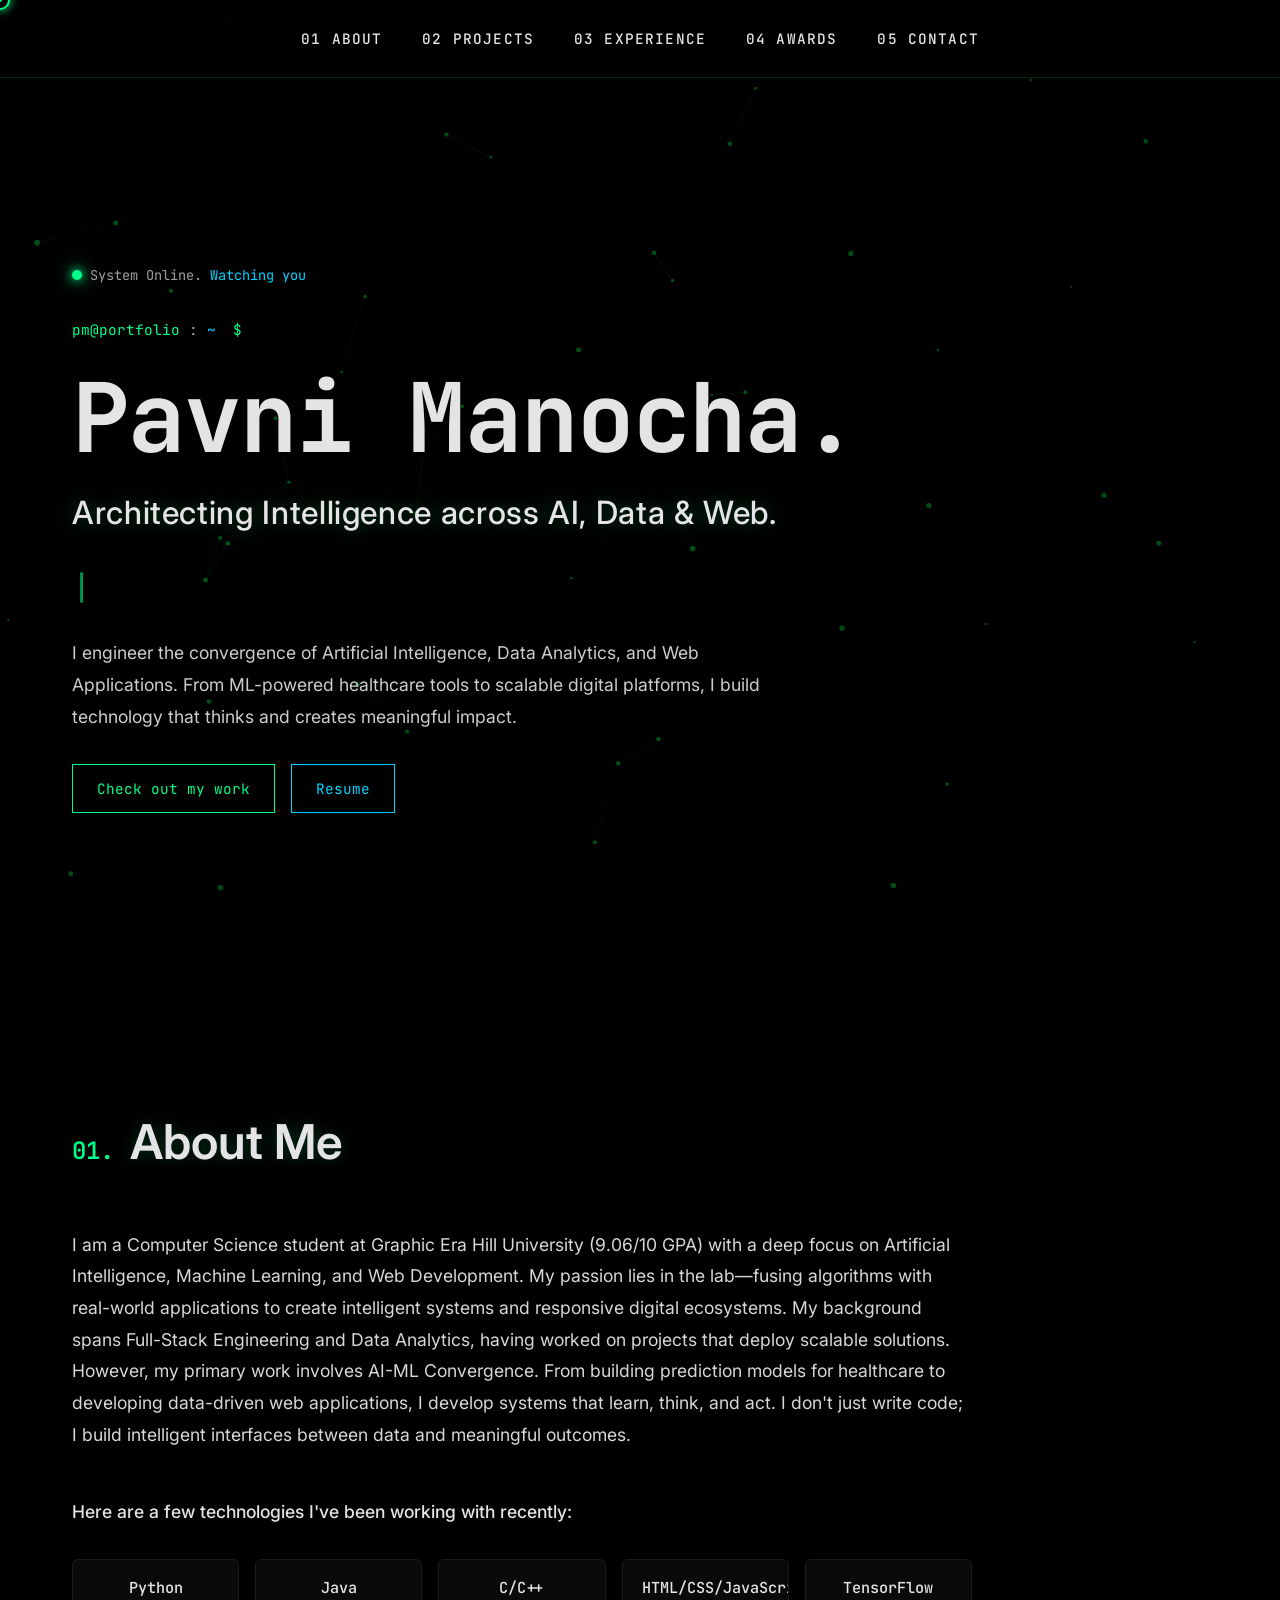
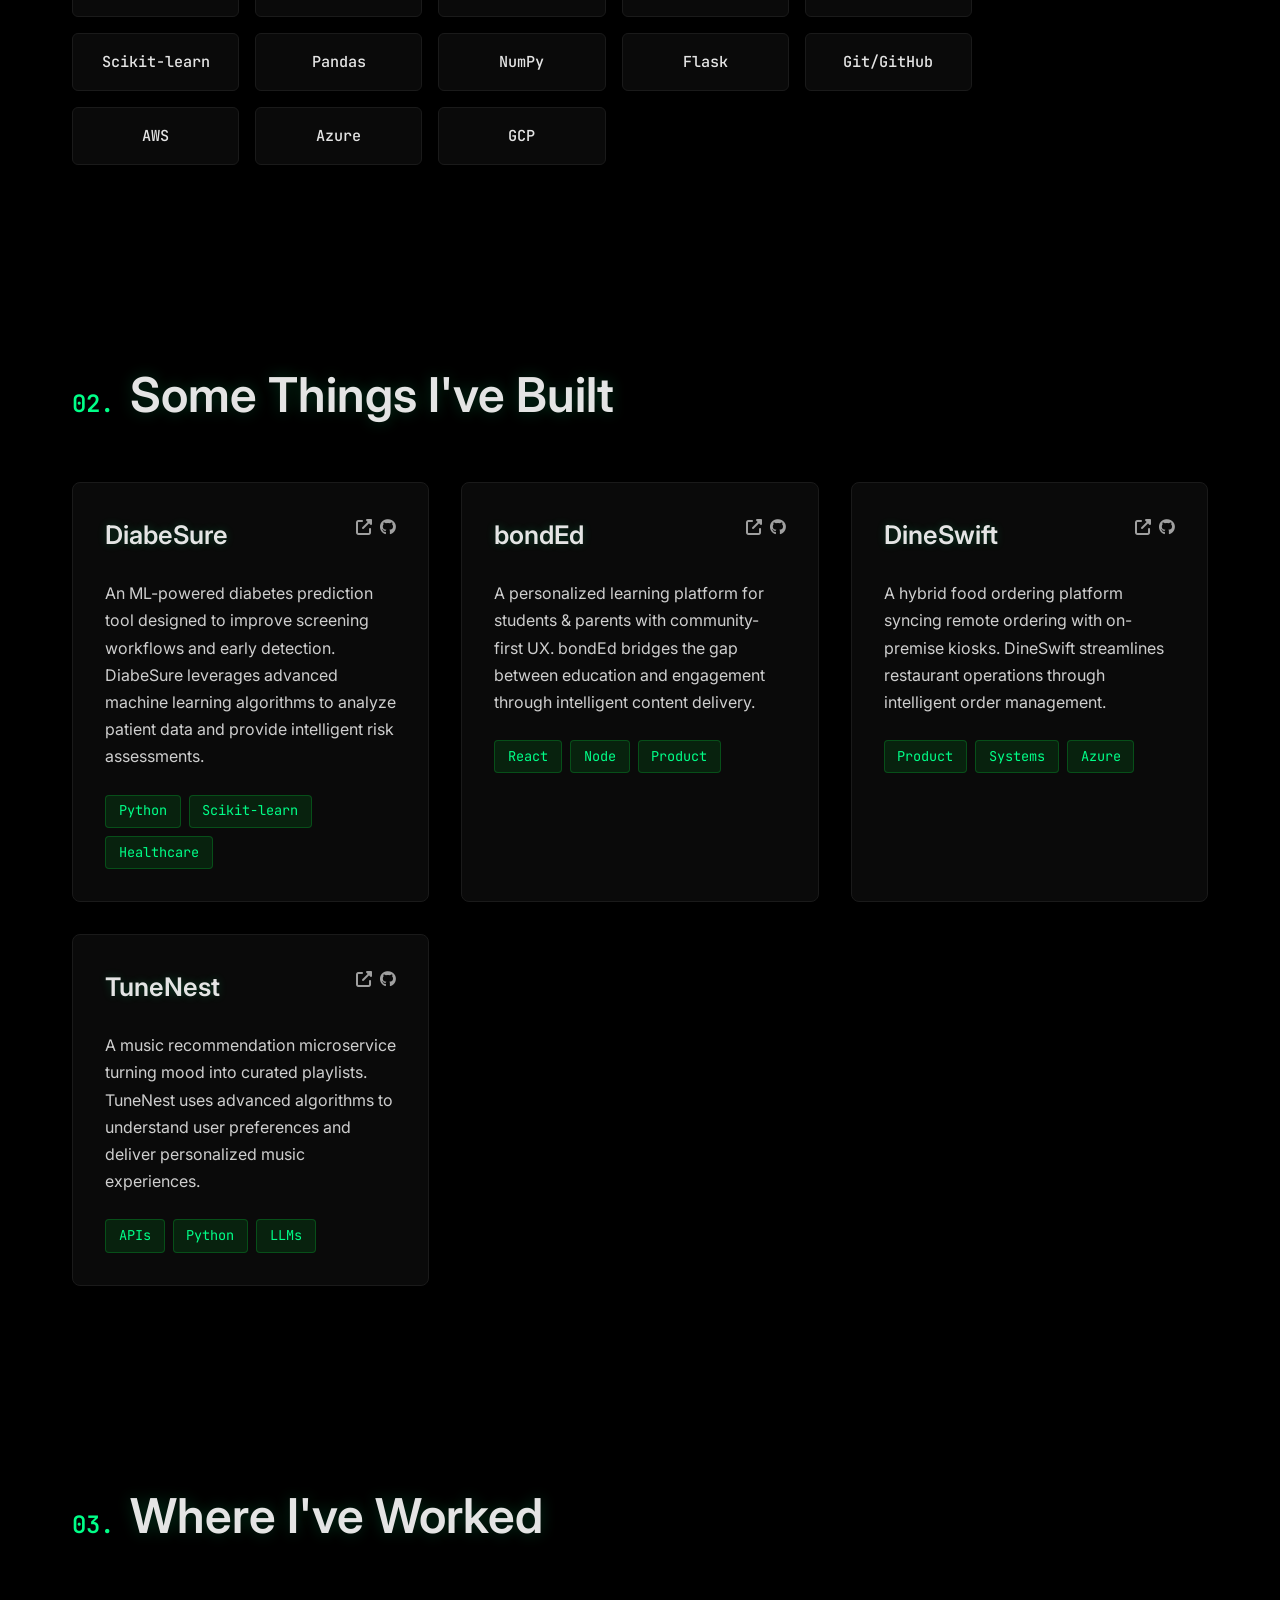
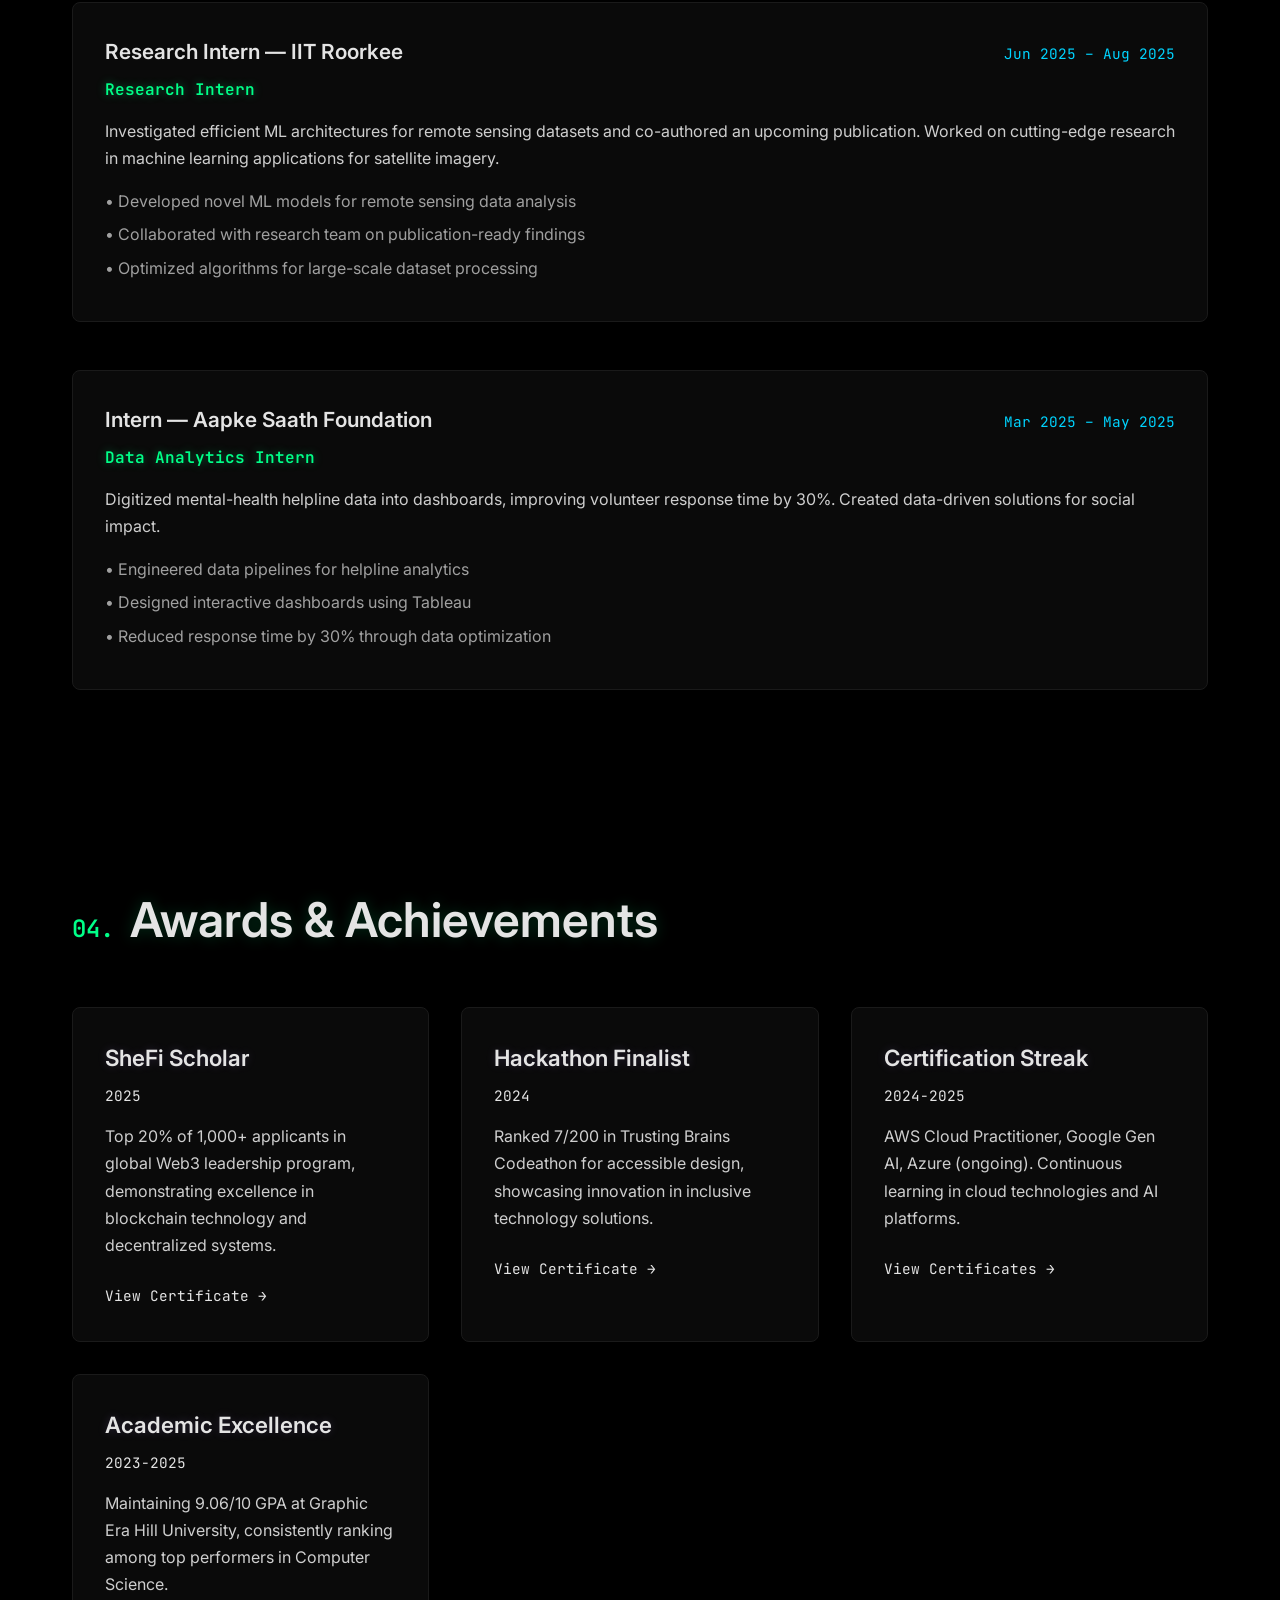
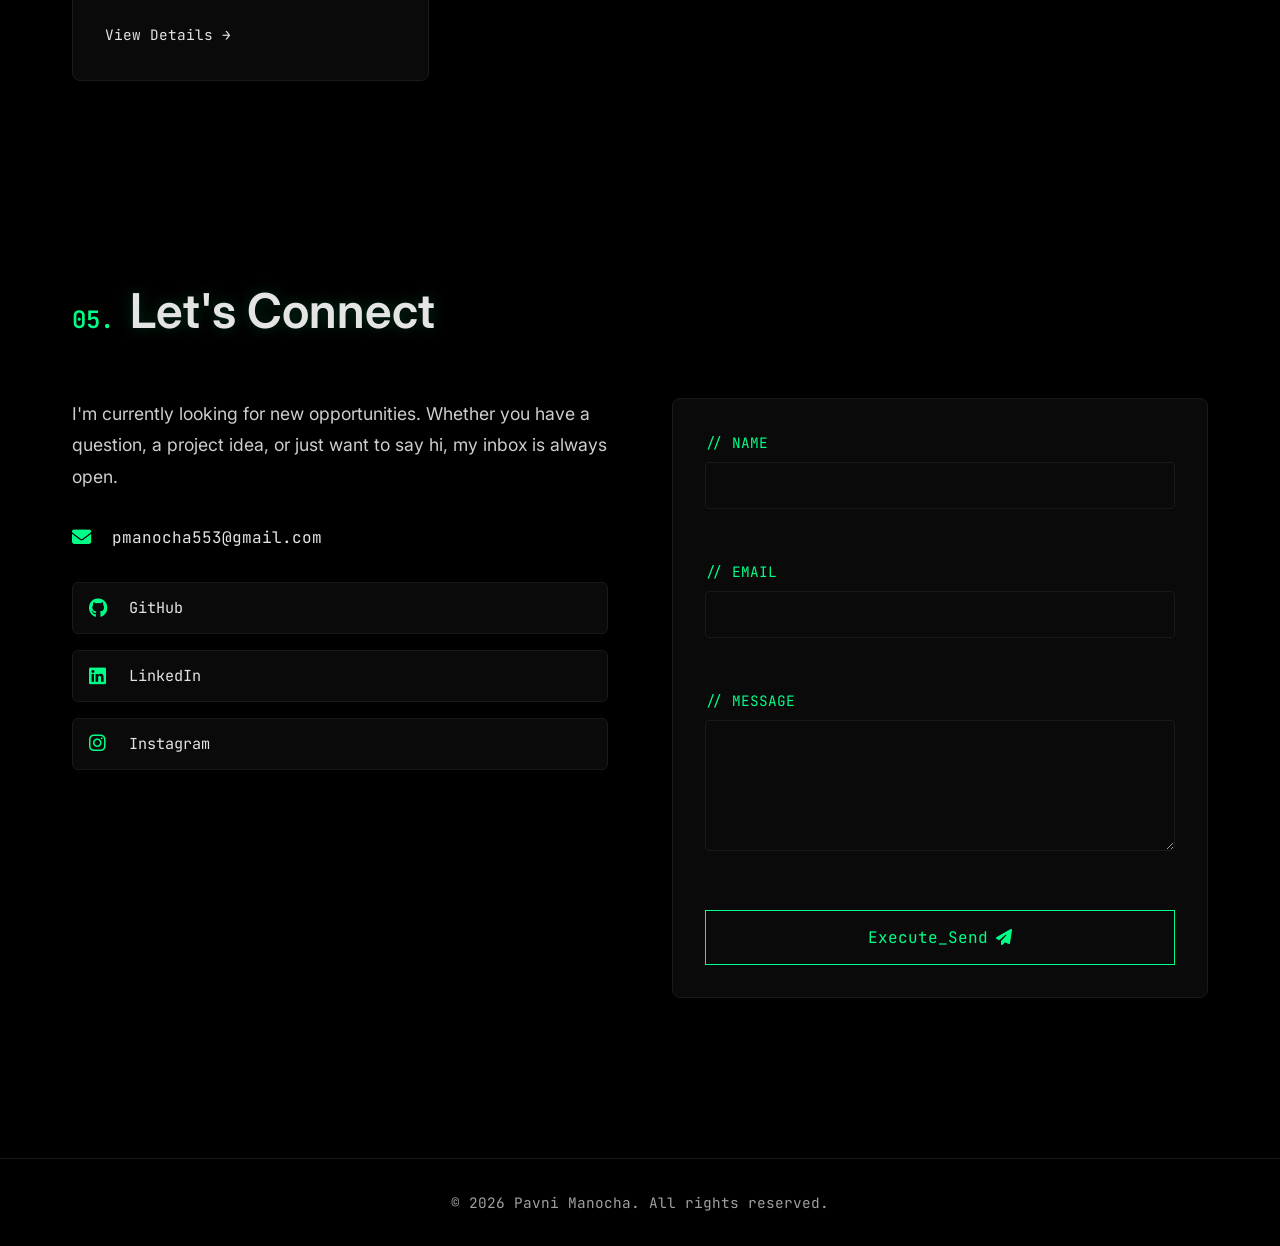
<file: index.html>
<!DOCTYPE html>
<html lang="en">
<head>
    <meta charset="UTF-8">
    <meta name="viewport" content="width=device-width, initial-scale=1.0">
    <title>Pavni Manocha | Portfolio</title>
    <link rel="stylesheet" href="css/style.css">
    <link rel="preconnect" href="https://fonts.googleapis.com">
    <link rel="preconnect" href="https://fonts.gstatic.com" crossorigin>
    <link href="https://fonts.googleapis.com/css2?family=JetBrains+Mono:wght@400;500;600;700&family=Inter:wght@400;500;600&display=swap" rel="stylesheet">
    <link rel="stylesheet" href="https://cdnjs.cloudflare.com/ajax/libs/font-awesome/6.4.2/css/all.min.css">
    <style>
        * {
            cursor: none !important;
        }
        .custom-cursor {
            width: 20px;
            height: 20px;
            border: 2px solid var(--terminal-green);
            border-radius: 50%;
            position: fixed;
            pointer-events: none;
            z-index: 9999;
            transition: transform 0.1s ease;
            box-shadow: 0 0 10px var(--terminal-green);
        }
        .custom-cursor-dot {
            width: 4px;
            height: 4px;
            background: var(--terminal-green);
            border-radius: 50%;
            position: fixed;
            pointer-events: none;
            z-index: 9999;
            transition: transform 0.05s ease;
        }
        a:hover ~ .custom-cursor,
        button:hover ~ .custom-cursor {
            transform: scale(1.5);
        }
    </style>
</head>
<body>
    <div class="custom-cursor"></div>
    <div class="custom-cursor-dot"></div>
    <div class="terminal-wrapper">
        <div class="interactive-bg">
            <canvas id="particleCanvas"></canvas>
            <div class="grid-overlay"></div>
        </div>
        <nav class="terminal-nav">
            <div class="nav-content">
                <div class="nav-links">
                    <a href="#about" class="nav-link">01 About</a>
                    <a href="#projects" class="nav-link">02 Projects</a>
                    <a href="#experience" class="nav-link">03 Experience</a>
                    <a href="#awards" class="nav-link">04 Awards</a>
                    <a href="#contact" class="nav-link">05 Contact</a>
                </div>
            </div>
            <div class="scroll-progress"></div>
        </nav>

        <main class="terminal-main">
            <section class="hero-section" id="hero">
                <div class="terminal-status">
                    <span class="status-dot"></span>
                    <span>System Online.</span>
                    <span class="watching">Watching you...</span>
                </div>
                <div class="hero-content">
                    <div class="terminal-prompt">
                        <span class="prompt-user">pm@portfolio</span>
                        <span class="prompt-separator">:</span>
                        <span class="prompt-path">~</span>
                        <span class="prompt-char">$</span>
                    </div>
                    <h1 class="hero-name">Pavni Manocha.</h1>
                    <h2 class="hero-subtitle">Architecting Intelligence across AI, Data & Web.</h2>
                    <div class="divider-line">|</div>
                    <p class="hero-description">
                        I engineer the convergence of Artificial Intelligence, Data Analytics, and Web Applications. 
                        From ML-powered healthcare tools to scalable digital platforms, I build technology that thinks 
                        and creates meaningful impact.
                    </p>
                    <div class="hero-actions">
                        <a href="#projects" class="btn-terminal">Check out my work</a>
                        <a href="assets/Pavni_Manocha_Resume.pdf" target="_blank" class="btn-terminal btn-secondary">Resume</a>
                    </div>
                </div>
            </section>

            <section id="about" class="section fade-in">
                <div class="section-header">
                    <span class="section-number">01.</span>
                    <h2 class="section-title">About Me</h2>
                </div>
                <div class="about-content">
                    <p class="about-text">
                        I am a Computer Science student at Graphic Era Hill University (9.06/10 GPA) with a deep focus 
                        on Artificial Intelligence, Machine Learning, and Web Development. My passion lies in the lab—fusing 
                        algorithms with real-world applications to create intelligent systems and responsive digital ecosystems. 
                        My background spans Full-Stack Engineering and Data Analytics, having worked on projects that deploy 
                        scalable solutions. However, my primary work involves AI-ML Convergence. From building prediction models 
                        for healthcare to developing data-driven web applications, I develop systems that learn, think, and act. 
                        I don't just write code; I build intelligent interfaces between data and meaningful outcomes.
                    </p>
                    <div class="tech-stack">
                        <p class="tech-title">Here are a few technologies I've been working with recently:</p>
                        <div class="tech-grid">
                            <div class="tech-item">Python</div>
                            <div class="tech-item">Java</div>
                            <div class="tech-item">C/C++</div>
                            <div class="tech-item">HTML/CSS/JavaScript</div>
                            <div class="tech-item">TensorFlow</div>
                            <div class="tech-item">Scikit-learn</div>
                            <div class="tech-item">Pandas</div>
                            <div class="tech-item">NumPy</div>
                            <div class="tech-item">Flask</div>
                            <div class="tech-item">Git/GitHub</div>
                            <div class="tech-item">AWS</div>
                            <div class="tech-item">Azure</div>
                            <div class="tech-item">GCP</div>
                        </div>
                    </div>
                </div>
            </section>

            <section id="projects" class="section fade-in">
                <div class="section-header">
                    <span class="section-number">02.</span>
                    <h2 class="section-title">Some Things I've Built</h2>
                </div>
                <div class="projects-grid">
                    <article class="project-card">
                        <div class="project-header">
                            <h3 class="project-name">DiabeSure</h3>
                            <div class="project-links">
                                <a href="projects.html#diabesure" target="_blank" class="project-link">
                                    <i class="fas fa-external-link-alt"></i>
                                </a>
                                <a href="https://github.com/pmanocha07/DiabeSure" target="_blank" class="project-link">
                                    <i class="fab fa-github"></i>
                                </a>
                            </div>
                        </div>
                        <p class="project-description">
                            An ML-powered diabetes prediction tool designed to improve screening workflows and early detection. 
                            DiabeSure leverages advanced machine learning algorithms to analyze patient data and provide 
                            intelligent risk assessments.
                        </p>
                        <div class="project-tags">
                            <span>Python</span>
                            <span>Scikit-learn</span>
                            <span>Healthcare</span>
                        </div>
                    </article>

                    <article class="project-card">
                        <div class="project-header">
                            <h3 class="project-name">bondEd</h3>
                            <div class="project-links">
                                <a href="projects.html#bonded" target="_blank" class="project-link">
                                    <i class="fas fa-external-link-alt"></i>
                                </a>
                                <a href="https://github.com/pmanocha07" target="_blank" class="project-link">
                                    <i class="fab fa-github"></i>
                                </a>
                            </div>
                        </div>
                        <p class="project-description">
                            A personalized learning platform for students & parents with community-first UX. bondEd bridges 
                            the gap between education and engagement through intelligent content delivery.
                        </p>
                        <div class="project-tags">
                            <span>React</span>
                            <span>Node</span>
                            <span>Product</span>
                        </div>
                    </article>

                    <article class="project-card">
                        <div class="project-header">
                            <h3 class="project-name">DineSwift</h3>
                            <div class="project-links">
                                <a href="projects.html#dineswift" target="_blank" class="project-link">
                                    <i class="fas fa-external-link-alt"></i>
                                </a>
                                <a href="https://github.com/pmanocha07" target="_blank" class="project-link">
                                    <i class="fab fa-github"></i>
                                </a>
                            </div>
                        </div>
                        <p class="project-description">
                            A hybrid food ordering platform syncing remote ordering with on-premise kiosks. DineSwift 
                            streamlines restaurant operations through intelligent order management.
                        </p>
                        <div class="project-tags">
                            <span>Product</span>
                            <span>Systems</span>
                            <span>Azure</span>
                        </div>
                    </article>

                    <article class="project-card">
                        <div class="project-header">
                            <h3 class="project-name">TuneNest</h3>
                            <div class="project-links">
                                <a href="projects.html#tunenest" target="_blank" class="project-link">
                                    <i class="fas fa-external-link-alt"></i>
                                </a>
                                <a href="https://github.com/pmanocha07" target="_blank" class="project-link">
                                    <i class="fab fa-github"></i>
                                </a>
                            </div>
                        </div>
                        <p class="project-description">
                            A music recommendation microservice turning mood into curated playlists. TuneNest uses 
                            advanced algorithms to understand user preferences and deliver personalized music experiences.
                        </p>
                        <div class="project-tags">
                            <span>APIs</span>
                            <span>Python</span>
                            <span>LLMs</span>
                        </div>
                    </article>
                </div>
            </section>

            <section id="experience" class="section fade-in">
                <div class="section-header">
                    <span class="section-number">03.</span>
                    <h2 class="section-title">Where I've Worked</h2>
                </div>
                <div class="experience-list">
                    <article class="experience-item">
                        <div class="experience-header">
                            <h3 class="experience-title">Research Intern — IIT Roorkee</h3>
                            <span class="experience-date">Jun 2025 – Aug 2025</span>
                        </div>
                        <p class="experience-role">Research Intern</p>
                        <p class="experience-description">
                            Investigated efficient ML architectures for remote sensing datasets and co-authored an upcoming 
                            publication. Worked on cutting-edge research in machine learning applications for satellite imagery.
                        </p>
                        <ul class="experience-contributions">
                            <li>• Developed novel ML models for remote sensing data analysis</li>
                            <li>• Collaborated with research team on publication-ready findings</li>
                            <li>• Optimized algorithms for large-scale dataset processing</li>
                        </ul>
                    </article>

                    <article class="experience-item">
                        <div class="experience-header">
                            <h3 class="experience-title">Intern — Aapke Saath Foundation</h3>
                            <span class="experience-date">Mar 2025 – May 2025</span>
                        </div>
                        <p class="experience-role">Data Analytics Intern</p>
                        <p class="experience-description">
                            Digitized mental-health helpline data into dashboards, improving volunteer response time by 30%. 
                            Created data-driven solutions for social impact.
                        </p>
                        <ul class="experience-contributions">
                            <li>• Engineered data pipelines for helpline analytics</li>
                            <li>• Designed interactive dashboards using Tableau</li>
                            <li>• Reduced response time by 30% through data optimization</li>
                        </ul>
                    </article>
                </div>
            </section>

            <section id="awards" class="section fade-in">
                <div class="section-header">
                    <span class="section-number">04.</span>
                    <h2 class="section-title">Awards & Achievements</h2>
                </div>
                <div class="awards-grid">
                    <article class="award-card">
                        <h3 class="award-title">SheFi Scholar</h3>
                        <span class="award-year">2025</span>
                        <p class="award-description">
                            Top 20% of 1,000+ applicants in global Web3 leadership program, demonstrating excellence in 
                            blockchain technology and decentralized systems.
                        </p>
                        <a href="#" class="award-link">View Certificate →</a>
                    </article>

                    <article class="award-card">
                        <h3 class="award-title">Hackathon Finalist</h3>
                        <span class="award-year">2024</span>
                        <p class="award-description">
                            Ranked 7/200 in Trusting Brains Codeathon for accessible design, showcasing innovation in 
                            inclusive technology solutions.
                        </p>
                        <a href="#" class="award-link">View Certificate →</a>
                    </article>

                    <article class="award-card">
                        <h3 class="award-title">Certification Streak</h3>
                        <span class="award-year">2024-2025</span>
                        <p class="award-description">
                            AWS Cloud Practitioner, Google Gen AI, Azure (ongoing). Continuous learning in cloud technologies 
                            and AI platforms.
                        </p>
                        <a href="#" class="award-link">View Certificates →</a>
                    </article>

                    <article class="award-card">
                        <h3 class="award-title">Academic Excellence</h3>
                        <span class="award-year">2023-2025</span>
                        <p class="award-description">
                            Maintaining 9.06/10 GPA at Graphic Era Hill University, consistently ranking among top performers 
                            in Computer Science.
                        </p>
                        <a href="#" class="award-link">View Details →</a>
                    </article>
                </div>
            </section>

            <section id="contact" class="section fade-in">
                <div class="section-header">
                    <span class="section-number">05.</span>
                    <h2 class="section-title">Let's Connect</h2>
                </div>
                <div class="contact-container">
                    <div class="contact-info">
                        <p class="contact-intro">
                            I'm currently looking for new opportunities. Whether you have a question, a project idea, or just want 
                            to say hi, my inbox is always open.
                        </p>
                        <div class="contact-details">
                            <div class="contact-detail-item">
                                <i class="fas fa-envelope"></i>
                                <a href="mailto:pmanocha553@gmail.com">pmanocha553@gmail.com</a>
                            </div>
                            <div class="contact-social">
                                <a href="https://github.com/pmanocha07" target="_blank" class="social-link">
                                    <i class="fab fa-github"></i>
                                    <span>GitHub</span>
                                </a>
                                <a href="https://linkedin.com/in/pavni-manocha" target="_blank" class="social-link">
                                    <i class="fab fa-linkedin"></i>
                                    <span>LinkedIn</span>
                                </a>
                                <a href="https://instagram.com/pmanocha_07" target="_blank" class="social-link">
                                    <i class="fab fa-instagram"></i>
                                    <span>Instagram</span>
                                </a>
                            </div>
                        </div>
                    </div>
                <form class="contact-form" id="contactForm" action="https://formsubmit.co/pmanocha553@gmail.com" method="POST">
                    <input type="text" name="_honey" style="display:none">
                    <input type="hidden" name="_captcha" value="false">
                    <input type="hidden" name="_next" value="#contact">
                    <div class="form-group">
                        <label for="contact-name">// NAME</label>
                        <input type="text" name="name" id="contact-name" required>
                        <span class="form-error"></span>
                    </div>
                    <div class="form-group">
                        <label for="contact-email">// EMAIL</label>
                        <input type="email" name="email" id="contact-email" required>
                        <span class="form-error"></span>
                    </div>
                    <div class="form-group">
                        <label for="contact-message">// MESSAGE</label>
                        <textarea name="message" id="contact-message" rows="5" required></textarea>
                        <span class="form-error"></span>
                    </div>
                    <button type="submit" class="btn-terminal btn-submit">
                        <span class="btn-text">Execute_Send</span>
                        <i class="fas fa-paper-plane"></i>
                        <span class="btn-loading" style="display: none;">
                            <i class="fas fa-spinner fa-spin"></i> Sending...
                        </span>
                    </button>
                    <div class="form-success" style="display: none;">
                        <i class="fas fa-check-circle"></i> Message sent successfully!
                    </div>
                </form>
                </div>
            </section>
        </main>

        <footer class="terminal-footer">
            <p>© <span id="year"></span> Pavni Manocha. All rights reserved.</p>
        </footer>
    </div>

    <script>
        // Interactive Particle Background
        const canvas = document.getElementById('particleCanvas');
        const ctx = canvas.getContext('2d');
        
        function resizeCanvas() {
            canvas.width = window.innerWidth;
            canvas.height = window.innerHeight;
        }
        resizeCanvas();
        window.addEventListener('resize', resizeCanvas);

        const particles = [];
        const particleCount = 50;

        class Particle {
            constructor() {
                this.x = Math.random() * canvas.width;
                this.y = Math.random() * canvas.height;
                this.vx = (Math.random() - 0.5) * 0.5;
                this.vy = (Math.random() - 0.5) * 0.5;
                this.radius = Math.random() * 2 + 1;
            }

            update() {
                this.x += this.vx;
                this.y += this.vy;

                if (this.x < 0 || this.x > canvas.width) this.vx *= -1;
                if (this.y < 0 || this.y > canvas.height) this.vy *= -1;
            }

            draw() {
                ctx.beginPath();
                ctx.arc(this.x, this.y, this.radius, 0, Math.PI * 2);
                ctx.fillStyle = 'rgba(0, 255, 65, 0.3)';
                ctx.fill();
            }
        }

        for (let i = 0; i < particleCount; i++) {
            particles.push(new Particle());
        }

        function connectParticles() {
            for (let i = 0; i < particles.length; i++) {
                for (let j = i + 1; j < particles.length; j++) {
                    const dx = particles[i].x - particles[j].x;
                    const dy = particles[i].y - particles[j].y;
                    const distance = Math.sqrt(dx * dx + dy * dy);

                    if (distance < 150) {
                        ctx.beginPath();
                        ctx.strokeStyle = `rgba(0, 255, 65, ${0.2 * (1 - distance / 150)})`;
                        ctx.lineWidth = 0.5;
                        ctx.moveTo(particles[i].x, particles[i].y);
                        ctx.lineTo(particles[j].x, particles[j].y);
                        ctx.stroke();
                    }
                }
            }
        }

        function animate() {
            ctx.clearRect(0, 0, canvas.width, canvas.height);
            
            particles.forEach(particle => {
                particle.update();
                particle.draw();
            });
            
            connectParticles();
            requestAnimationFrame(animate);
        }
        animate();

        // Mouse interaction for particles
        let particleMouseX = 0, particleMouseY = 0;
        document.addEventListener('mousemove', (e) => {
            particleMouseX = e.clientX;
            particleMouseY = e.clientY;
            
            particles.forEach((particle, i) => {
                const dx = particleMouseX - particle.x;
                const dy = particleMouseY - particle.y;
                const distance = Math.sqrt(dx * dx + dy * dy);
                
                if (distance < 100) {
                    const force = (100 - distance) / 100;
                    particle.vx -= (dx / distance) * force * 0.02;
                    particle.vy -= (dy / distance) * force * 0.02;
                }
            });
        });

        // Year update
        document.getElementById('year').textContent = new Date().getFullYear();

        // Smooth scrolling with offset
        document.querySelectorAll('a[href^="#"]').forEach(anchor => {
            anchor.addEventListener('click', function (e) {
                e.preventDefault();
                const target = document.querySelector(this.getAttribute('href'));
                if (target) {
                    const offset = 80;
                    const targetPosition = target.getBoundingClientRect().top + window.pageYOffset - offset;
                    window.scrollTo({
                        top: targetPosition,
                        behavior: 'smooth'
                    });
                }
            });
        });

        // Active nav link on scroll
        const sections = document.querySelectorAll('.section');
        const navLinks = document.querySelectorAll('.nav-link');
        
        function updateActiveNav() {
            let current = '';
            sections.forEach(section => {
                const sectionTop = section.getBoundingClientRect().top;
                const sectionHeight = section.clientHeight;
                if (sectionTop <= 100 && sectionTop + sectionHeight > 100) {
                    current = section.getAttribute('id');
                }
            });

            navLinks.forEach(link => {
                link.classList.remove('active');
                if (link.getAttribute('href') === `#${current}`) {
                    link.classList.add('active');
                }
            });
        }

        window.addEventListener('scroll', updateActiveNav);
        updateActiveNav();

        // Scroll progress indicator
        const scrollProgress = document.querySelector('.scroll-progress');
        window.addEventListener('scroll', () => {
            const windowHeight = document.documentElement.scrollHeight - document.documentElement.clientHeight;
            const scrolled = (window.scrollY / windowHeight) * 100;
            if (scrollProgress) {
                scrollProgress.style.width = scrolled + '%';
            }
        });

        // Intersection Observer for fade-in animations
        const observerOptions = {
            threshold: 0.1,
            rootMargin: '0px 0px -50px 0px'
        };

        const observer = new IntersectionObserver((entries) => {
            entries.forEach(entry => {
                if (entry.isIntersecting) {
                    entry.target.classList.add('visible');
                }
            });
        }, observerOptions);

        document.querySelectorAll('.fade-in').forEach(el => {
            observer.observe(el);
        });

        // Typing effect for status
        const watching = document.querySelector('.watching');
        if (watching) {
            const text = watching.textContent;
            watching.textContent = '';
            let i = 0;
            const typeWriter = () => {
                if (i < text.length) {
                    watching.textContent += text.charAt(i);
                    i++;
                    setTimeout(typeWriter, 100);
                }
            };
            setTimeout(typeWriter, 1000);
        }

        // Custom Cursor
        const customCursor = document.querySelector('.custom-cursor');
        const customCursorDot = document.querySelector('.custom-cursor-dot');
        let cursorMouseX = 0, cursorMouseY = 0;
        let cursorX = 0, cursorY = 0;

        document.addEventListener('mousemove', (e) => {
            cursorMouseX = e.clientX;
            cursorMouseY = e.clientY;
        });

        function animateCursor() {
            cursorX += (cursorMouseX - cursorX) * 0.1;
            cursorY += (cursorMouseY - cursorY) * 0.1;
            
            if (customCursor) {
                customCursor.style.left = cursorX - 10 + 'px';
                customCursor.style.top = cursorY - 10 + 'px';
            }
            
            if (customCursorDot) {
                customCursorDot.style.left = cursorMouseX - 2 + 'px';
                customCursorDot.style.top = cursorMouseY - 2 + 'px';
            }
            
            requestAnimationFrame(animateCursor);
        }
        animateCursor();

        // Cursor hover effects
        document.querySelectorAll('a, button, input, textarea').forEach(el => {
            el.addEventListener('mouseenter', () => {
                if (customCursor) {
                    customCursor.style.transform = 'scale(1.5)';
                    customCursor.style.borderColor = 'var(--terminal-cyan)';
                }
            });
            el.addEventListener('mouseleave', () => {
                if (customCursor) {
                    customCursor.style.transform = 'scale(1)';
                    customCursor.style.borderColor = 'var(--terminal-green)';
                }
            });
        });

        // Form validation and submission
        const form = document.getElementById('contactForm');
        const submitBtn = form.querySelector('.btn-submit');
        const btnText = submitBtn.querySelector('.btn-text');
        const btnLoading = submitBtn.querySelector('.btn-loading');
        const formSuccess = form.querySelector('.form-success');

        form.addEventListener('submit', async (e) => {
            e.preventDefault();
            
            // Validate form
            let isValid = true;
            form.querySelectorAll('input[required], textarea[required]').forEach(input => {
                const errorSpan = input.parentElement.querySelector('.form-error');
                if (!input.value.trim()) {
                    errorSpan.textContent = 'This field is required';
                    input.classList.add('error');
                    isValid = false;
                } else {
                    errorSpan.textContent = '';
                    input.classList.remove('error');
                }
            });

            if (!isValid) return;

            // Show loading state
            btnText.style.display = 'none';
            btnLoading.style.display = 'inline-flex';
            submitBtn.disabled = true;

            // Submit form
            try {
                const formData = new FormData(form);
                const response = await fetch(form.action, {
                    method: 'POST',
                    body: formData
                });

                if (response.ok) {
                    formSuccess.style.display = 'block';
                    form.reset();
                    setTimeout(() => {
                        formSuccess.style.display = 'none';
                    }, 5000);
                }
            } catch (error) {
                console.error('Error:', error);
            } finally {
                btnText.style.display = 'inline';
                btnLoading.style.display = 'none';
                submitBtn.disabled = false;
            }
        });

        // Real-time validation
        form.querySelectorAll('input, textarea').forEach(input => {
            input.addEventListener('blur', () => {
                const errorSpan = input.parentElement.querySelector('.form-error');
                if (!input.value.trim() && input.hasAttribute('required')) {
                    errorSpan.textContent = 'This field is required';
                    input.classList.add('error');
                } else {
                    errorSpan.textContent = '';
                    input.classList.remove('error');
                }
            });

            input.addEventListener('input', () => {
                if (input.value.trim()) {
                    input.classList.remove('error');
                    input.parentElement.querySelector('.form-error').textContent = '';
                }
            });
        });
    </script>
</body>
</html>
</file>
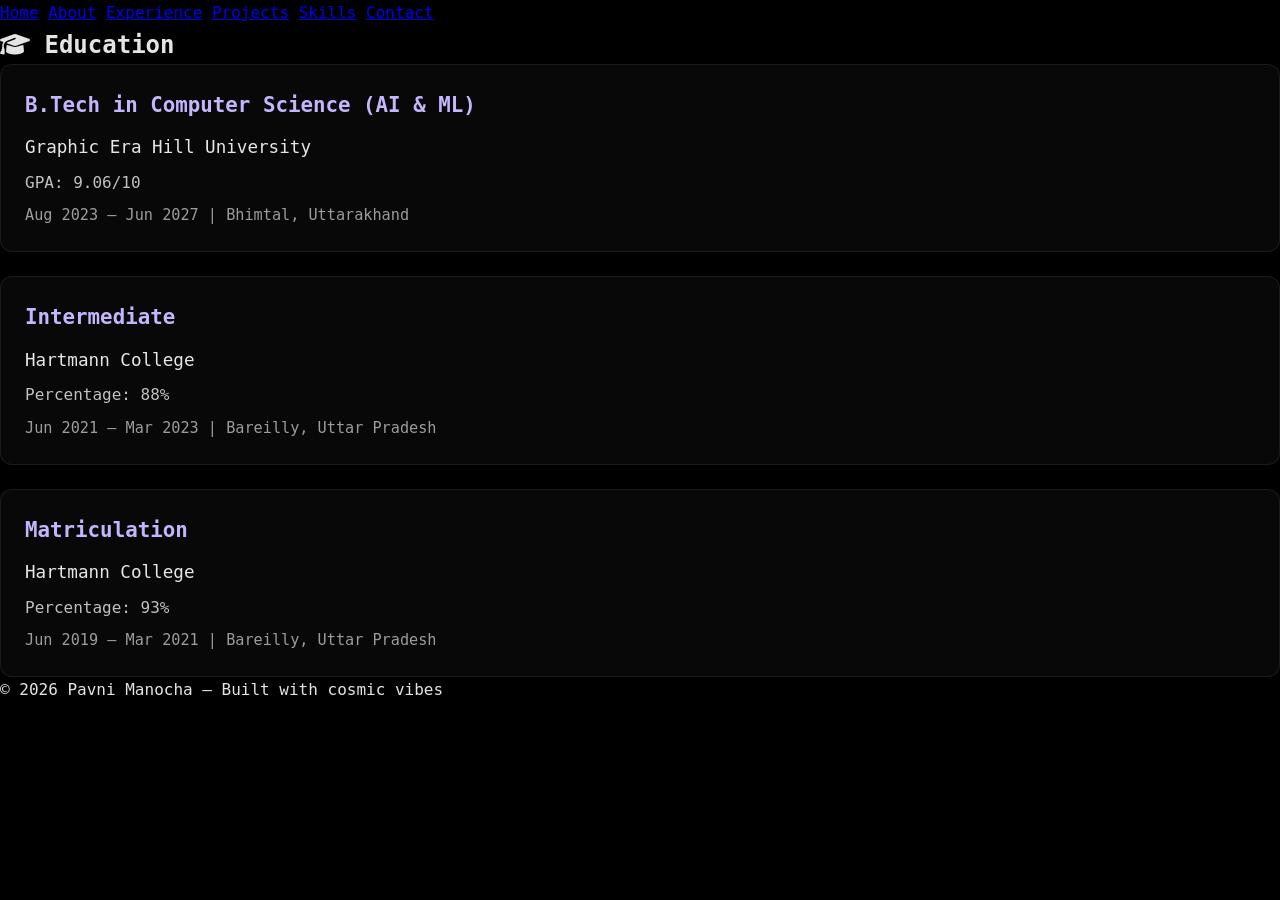
<file: education.html>
<!DOCTYPE html>
<html lang="en">
<head>
  <meta charset="UTF-8">
  <meta name="viewport" content="width=device-width, initial-scale=1.0">
  <title>Education | Pavni Manocha</title>
  <link rel="stylesheet" href="css/style.css">
  <link rel="stylesheet" href="https://cdnjs.cloudflare.com/ajax/libs/font-awesome/6.4.2/css/all.min.css">
  <link rel="preconnect" href="https://fonts.googleapis.com">
  <link rel="preconnect" href="https://fonts.gstatic.com" crossorigin>
  <link href="https://fonts.googleapis.com/css2?family=Space+Grotesk:wght@400;500;600;700&display=swap" rel="stylesheet">
</head>
<body class="cosmic-body">
  <nav class="cosmic-nav">
    <a href="index.html#hero">Home</a>
    <a href="index.html#about">About</a>
    <a href="index.html#experience">Experience</a>
    <a href="index.html#projects">Projects</a>
    <a href="index.html#skills">Skills</a>
    <a href="index.html#contact">Contact</a>
  </nav>

  <main class="cosmic-main">
    <section class="cosmic-section">
      <div class="glass-card">
        <h2 class="cosmic-title"><i class="fas fa-graduation-cap"></i> Education</h2>
        
        <div class="edu-card-item">
          <h3 class="edu-degree">B.Tech in Computer Science (AI & ML)</h3>
          <p class="edu-institution">Graphic Era Hill University</p>
          <p class="edu-details">GPA: 9.06/10</p>
          <p class="edu-date">Aug 2023 – Jun 2027 | Bhimtal, Uttarakhand</p>
        </div>

        <div class="edu-card-item">
          <h3 class="edu-degree">Intermediate</h3>
          <p class="edu-institution">Hartmann College</p>
          <p class="edu-details">Percentage: 88%</p>
          <p class="edu-date">Jun 2021 – Mar 2023 | Bareilly, Uttar Pradesh</p>
        </div>

        <div class="edu-card-item">
          <h3 class="edu-degree">Matriculation</h3>
          <p class="edu-institution">Hartmann College</p>
          <p class="edu-details">Percentage: 93%</p>
          <p class="edu-date">Jun 2019 – Mar 2021 | Bareilly, Uttar Pradesh</p>
        </div>
      </div>
    </section>
  </main>

  <footer class="cosmic-footer">
    <p>© <span id="year"></span> Pavni Manocha — Built with cosmic vibes</p>
  </footer>

  <style>
    .edu-card-item {
      background: rgba(255,255,255,0.03);
      border: 1px solid rgba(255,255,255,0.08);
      border-radius: 12px;
      padding: 1.5rem;
      margin-bottom: 1.5rem;
      transition: transform 0.3s, box-shadow 0.3s, border-color 0.3s;
    }
    .edu-card-item:last-child {
      margin-bottom: 0;
    }
    .edu-card-item:hover {
      transform: translateY(-4px);
      box-shadow: 0 8px 24px rgba(99,102,241,0.2);
      border-color: rgba(167,139,250,0.3);
    }
    .edu-degree {
      font-size: 1.3rem;
      font-weight: 600;
      color: #c4b5fd;
      margin-bottom: 0.7rem;
    }
    .edu-institution {
      font-size: 1.1rem;
      color: rgba(255,255,255,0.9);
      margin-bottom: 0.5rem;
      font-weight: 500;
    }
    .edu-details {
      font-size: 1rem;
      color: rgba(255,255,255,0.75);
      margin-bottom: 0.5rem;
    }
    .edu-date {
      font-size: 0.95rem;
      color: rgba(255,255,255,0.6);
    }
  </style>
  <script>
    document.getElementById('year').textContent = new Date().getFullYear();
  </script>
</body>
</html>
</file>
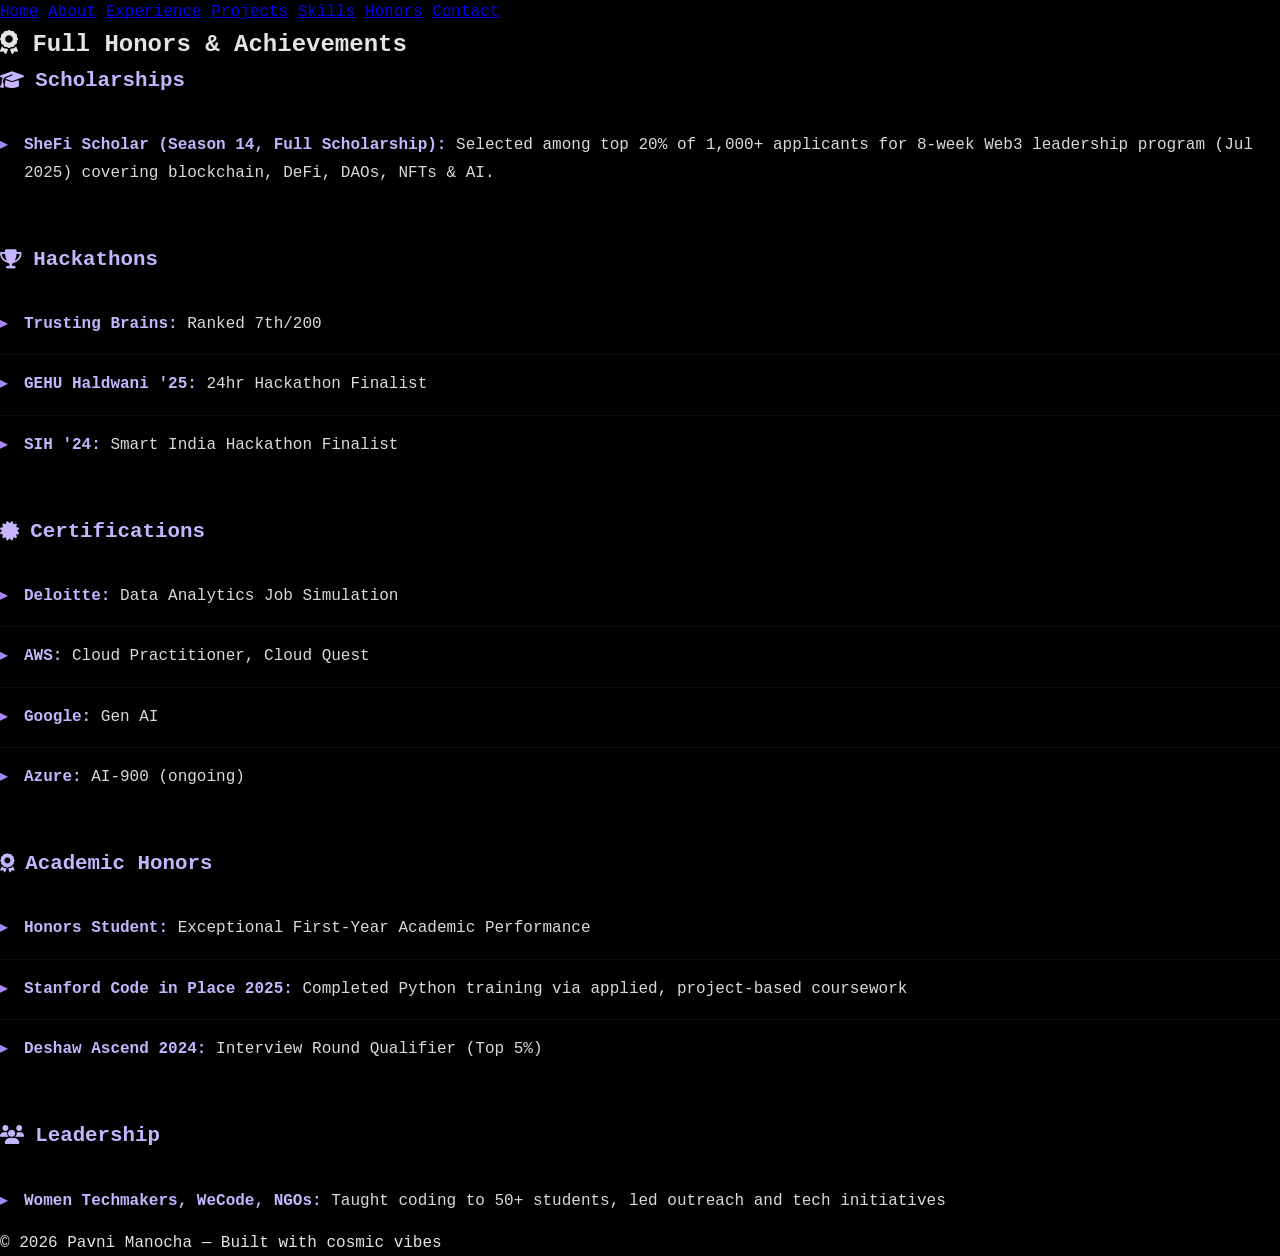
<file: honors.html>
<!DOCTYPE html>
<html lang="en">
<head>
    <meta charset="UTF-8">
    <meta name="viewport" content="width=device-width, initial-scale=1.0">
    <title>Honors & Achievements | Pavni Manocha</title>
    <link rel="stylesheet" href="css/style.css">
    <link rel="stylesheet" href="https://cdnjs.cloudflare.com/ajax/libs/font-awesome/6.4.2/css/all.min.css">
    <link rel="preconnect" href="https://fonts.googleapis.com">
    <link rel="preconnect" href="https://fonts.gstatic.com" crossorigin>
    <link href="https://fonts.googleapis.com/css2?family=Space+Grotesk:wght@400;500;600;700&display=swap" rel="stylesheet">
</head>
<body class="cosmic-body">
    <nav class="cosmic-nav">
        <a href="index.html#hero">Home</a>
        <a href="index.html#about">About</a>
        <a href="index.html#experience">Experience</a>
        <a href="index.html#projects">Projects</a>
        <a href="index.html#skills">Skills</a>
        <a href="index.html#honors" class="active">Honors</a>
        <a href="index.html#contact">Contact</a>
    </nav>

    <main class="cosmic-main">
        <section class="cosmic-section fade-in">
            <div class="glass-card">
                <h2 class="cosmic-title"><i class="fas fa-award"></i> Full Honors & Achievements</h2>
                
                <div class="honors-group">
                    <h3 class="honors-category"><i class="fas fa-graduation-cap"></i> Scholarships</h3>
                    <ul class="achievements-list">
                        <li><strong>SheFi Scholar (Season 14, Full Scholarship):</strong> Selected among top 20% of 1,000+ applicants for 8-week Web3 leadership program (Jul 2025) covering blockchain, DeFi, DAOs, NFTs & AI.</li>
                    </ul>
                </div>

                <div class="honors-group">
                    <h3 class="honors-category"><i class="fas fa-trophy"></i> Hackathons</h3>
                    <ul class="achievements-list">
                        <li><strong>Trusting Brains:</strong> Ranked 7th/200</li>
                        <li><strong>GEHU Haldwani '25:</strong> 24hr Hackathon Finalist</li>
                        <li><strong>SIH '24:</strong> Smart India Hackathon Finalist</li>
                    </ul>
                </div>

                <div class="honors-group">
                    <h3 class="honors-category"><i class="fas fa-certificate"></i> Certifications</h3>
                    <ul class="achievements-list">
                        <li><strong>Deloitte:</strong> Data Analytics Job Simulation</li>
                        <li><strong>AWS:</strong> Cloud Practitioner, Cloud Quest</li>
                        <li><strong>Google:</strong> Gen AI</li>
                        <li><strong>Azure:</strong> AI-900 (ongoing)</li>
                    </ul>
                </div>

                <div class="honors-group">
                    <h3 class="honors-category"><i class="fas fa-award"></i> Academic Honors</h3>
                    <ul class="achievements-list">
                        <li><strong>Honors Student:</strong> Exceptional First-Year Academic Performance</li>
                        <li><strong>Stanford Code in Place 2025:</strong> Completed Python training via applied, project-based coursework</li>
                        <li><strong>Deshaw Ascend 2024:</strong> Interview Round Qualifier (Top 5%)</li>
                    </ul>
                </div>

                <div class="honors-group">
                    <h3 class="honors-category"><i class="fas fa-users"></i> Leadership</h3>
                    <ul class="achievements-list">
                        <li><strong>Women Techmakers, WeCode, NGOs:</strong> Taught coding to 50+ students, led outreach and tech initiatives</li>
                    </ul>
                </div>
            </div>
        </section>
    </main>

    <footer class="cosmic-footer">
        <p>© <span id="year"></span> Pavni Manocha — Built with cosmic vibes</p>
    </footer>

    <style>
        .honors-group {
            margin-bottom: 2.5rem;
        }
        .honors-group:last-child {
            margin-bottom: 0;
        }
        .honors-category {
            font-size: 1.3rem;
            font-weight: 600;
            color: #c4b5fd;
            margin-bottom: 1.2rem;
            display: flex;
            align-items: center;
            gap: 0.7rem;
        }
        .honors-category i {
            font-size: 1.2rem;
        }
        .achievements-list {
            list-style: none;
            padding: 0;
        }
        .achievements-list li {
            padding: 1rem 0;
            padding-left: 1.5rem;
            position: relative;
            color: rgba(255,255,255,0.85);
            line-height: 1.7;
            border-bottom: 1px solid rgba(255,255,255,0.05);
        }
        .achievements-list li:last-child {
            border-bottom: none;
        }
        .achievements-list li::before {
            content: "▸";
            position: absolute;
            left: 0;
            color: #a78bfa;
        }
        .achievements-list strong {
            color: #c4b5fd;
            font-weight: 600;
        }
    </style>
    <script>
        document.getElementById('year').textContent = new Date().getFullYear();
        document.addEventListener('DOMContentLoaded', function() {
            const faders = document.querySelectorAll('.fade-in');
            const appearOptions = { threshold: 0.15, rootMargin: '0px 0px -40px 0px' };
            const appearOnScroll = new IntersectionObserver(function(entries, observer) {
                entries.forEach(entry => {
                    if (!entry.isIntersecting) return;
                    entry.target.classList.add('visible');
                    observer.unobserve(entry.target);
                });
            }, appearOptions);
            faders.forEach(fader => { appearOnScroll.observe(fader); });
        });
    </script>
</body>
</html>
</file>
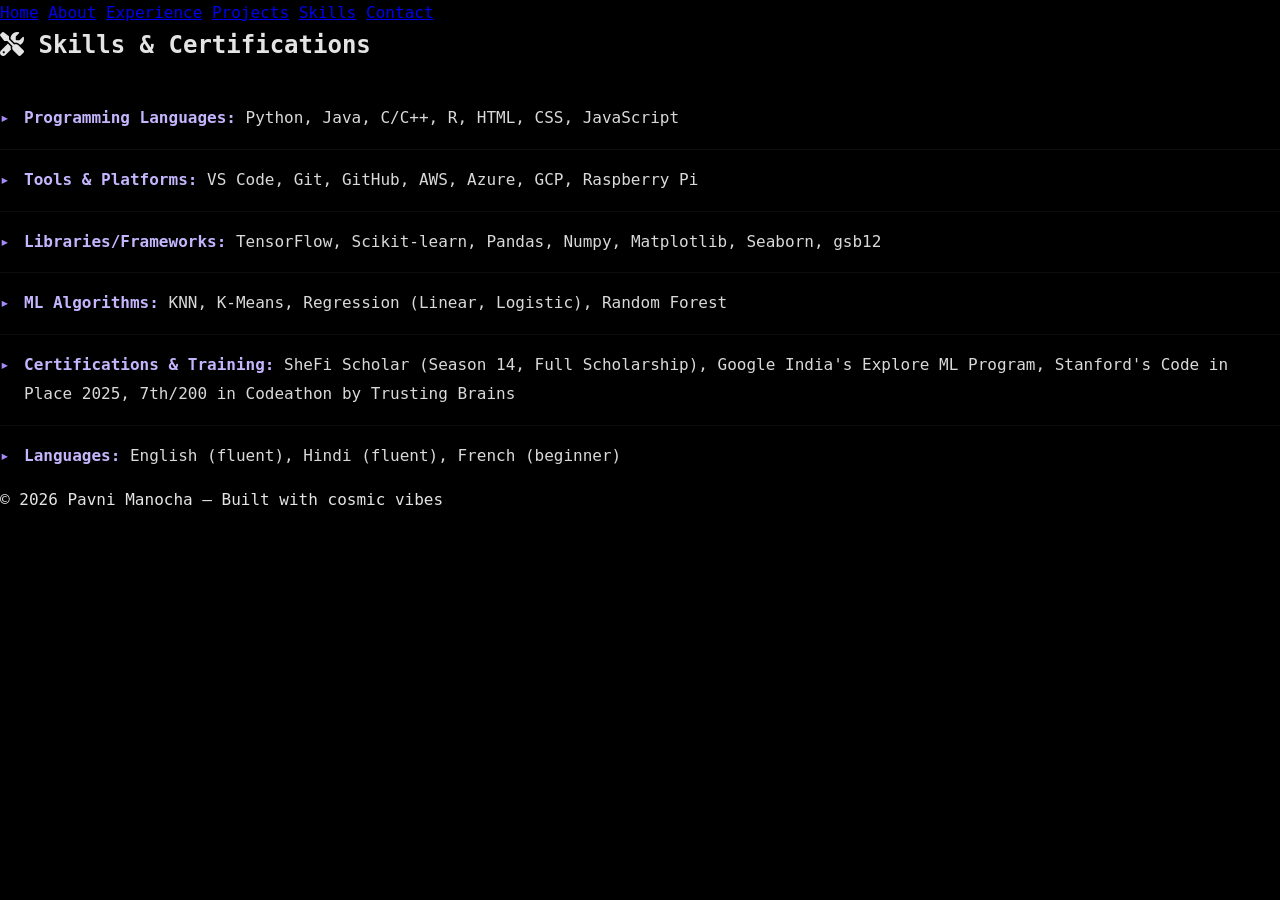
<file: skills.html>
<!DOCTYPE html>
<html lang="en">
<head>
  <meta charset="UTF-8">
  <meta name="viewport" content="width=device-width, initial-scale=1.0">
  <title>Skills | Pavni Manocha</title>
  <link rel="stylesheet" href="css/style.css">
  <link rel="stylesheet" href="https://cdnjs.cloudflare.com/ajax/libs/font-awesome/6.4.2/css/all.min.css">
  <link rel="preconnect" href="https://fonts.googleapis.com">
  <link rel="preconnect" href="https://fonts.gstatic.com" crossorigin>
  <link href="https://fonts.googleapis.com/css2?family=Space+Grotesk:wght@400;500;600;700&display=swap" rel="stylesheet">
</head>
<body class="cosmic-body">
  <nav class="cosmic-nav">
    <a href="index.html#hero">Home</a>
    <a href="index.html#about">About</a>
    <a href="index.html#experience">Experience</a>
    <a href="index.html#projects">Projects</a>
    <a href="index.html#skills" class="active">Skills</a>
    <a href="index.html#contact">Contact</a>
  </nav>

  <main class="cosmic-main">
    <section class="cosmic-section">
      <div class="glass-card">
        <h2 class="cosmic-title"><i class="fas fa-tools"></i> Skills & Certifications</h2>
        <ul class="cosmic-list">
          <li><strong>Programming Languages:</strong> Python, Java, C/C++, R, HTML, CSS, JavaScript</li>
          <li><strong>Tools & Platforms:</strong> VS Code, Git, GitHub, AWS, Azure, GCP, Raspberry Pi</li>
          <li><strong>Libraries/Frameworks:</strong> TensorFlow, Scikit-learn, Pandas, Numpy, Matplotlib, Seaborn, gsb12</li>
          <li><strong>ML Algorithms:</strong> KNN, K-Means, Regression (Linear, Logistic), Random Forest</li>
          <li><strong>Certifications & Training:</strong> SheFi Scholar (Season 14, Full Scholarship), Google India's Explore ML Program, Stanford's Code in Place 2025, 7th/200 in Codeathon by Trusting Brains</li>
          <li><strong>Languages:</strong> English (fluent), Hindi (fluent), French (beginner)</li>
        </ul>
      </div>
    </section>
  </main>

  <footer class="cosmic-footer">
    <p>© <span id="year"></span> Pavni Manocha — Built with cosmic vibes</p>
  </footer>

  <style>
    .cosmic-list {
      list-style: none;
      padding: 0;
      margin-top: 1.5rem;
    }
    .cosmic-list li {
      padding: 1rem 0;
      padding-left: 1.5rem;
      position: relative;
      color: rgba(255,255,255,0.85);
      line-height: 1.8;
      border-bottom: 1px solid rgba(255,255,255,0.05);
    }
    .cosmic-list li:last-child {
      border-bottom: none;
    }
    .cosmic-list li::before {
      content: "▸";
      position: absolute;
      left: 0;
      color: #a78bfa;
    }
    .cosmic-list strong {
      color: #c4b5fd;
      font-weight: 600;
    }
  </style>
  <script>
    document.getElementById('year').textContent = new Date().getFullYear();
  </script>
</body>
</html>
</file>
<file: css/style.css>
@import url('https://cdnjs.cloudflare.com/ajax/libs/font-awesome/6.4.2/css/all.min.css');

:root {
  --bg-primary: #000000;
  --bg-secondary: #0a0a0a;
  --bg-tertiary: #111111;
  --text-primary: #e4e4e4;
  --text-secondary: #a0a0a0;
  --accent-green: #00ff88;
  --accent-cyan: #00d4ff;
  --accent-blue: #5b9fff;
  --accent-purple: #b794ff;
  --border-color: #1a1a1a;
  --terminal-green: #00ff88;
  --terminal-cyan: #00d4ff;
  --font-mono: 'JetBrains Mono', 'Fira Code', 'Consolas', monospace;
  --font-sans: 'Inter', system-ui, -apple-system, sans-serif;
}

* {
  box-sizing: border-box;
  margin: 0;
  padding: 0;
}

html {
  scroll-behavior: smooth;
}

body {
  font-family: var(--font-mono);
  background: var(--bg-primary);
  color: var(--text-primary);
  line-height: 1.6;
  overflow-x: hidden;
}

.terminal-wrapper {
  min-height: 100vh;
  position: relative;
}

/* Interactive Background */
.interactive-bg {
  position: fixed;
  top: 0;
  left: 0;
  width: 100%;
  height: 100%;
  z-index: 0;
  pointer-events: none;
}

#particleCanvas {
  position: absolute;
  top: 0;
  left: 0;
  width: 100%;
  height: 100%;
}

.grid-overlay {
  position: absolute;
  top: 0;
  left: 0;
  width: 100%;
  height: 100%;
  background-image: 
    linear-gradient(rgba(0, 255, 136, 0.03) 1px, transparent 1px),
    linear-gradient(90deg, rgba(0, 255, 136, 0.03) 1px, transparent 1px);
  background-size: 50px 50px;
  opacity: 0.3;
  animation: gridMove 20s linear infinite;
}

@keyframes gridMove {
  0% { transform: translate(0, 0); }
  100% { transform: translate(50px, 50px); }
}

/* Navigation */
.terminal-nav {
  position: fixed;
  top: 0;
  left: 0;
  right: 0;
  z-index: 1000;
  background: rgba(0, 0, 0, 0.7);
  backdrop-filter: blur(25px);
  padding: 1.2rem 0;
  border-bottom: 1px solid rgba(0, 255, 136, 0.15);
  box-shadow: 0 2px 20px rgba(0, 0, 0, 0.5);
}

.nav-content {
  max-width: 1200px;
  margin: 0 auto;
  padding: 0 2rem;
  display: flex;
  align-items: center;
  justify-content: center;
}

.nav-links {
  display: flex;
  gap: 2.5rem;
  flex-wrap: wrap;
  justify-content: center;
  align-items: center;
}

.nav-links a {
  color: var(--text-primary);
  text-decoration: none;
  font-size: 0.9rem;
  font-weight: 500;
  transition: all 0.3s ease;
  position: relative;
  letter-spacing: 0.08em;
  padding: 0.5rem 0;
  text-transform: uppercase;
  font-family: var(--font-mono);
}

.nav-links a::after {
  content: '';
  position: absolute;
  bottom: 0;
  left: 50%;
  transform: translateX(-50%);
  width: 0;
  height: 2px;
  background: var(--terminal-green);
  transition: all 0.3s ease;
  box-shadow: 0 0 10px var(--terminal-green);
}

.nav-links a:hover {
  color: var(--terminal-green);
  text-shadow: 0 0 15px rgba(0, 255, 136, 0.6);
}

.nav-links a:hover::after {
  width: 100%;
}

.nav-links a:active {
  transform: scale(0.95);
}

.nav-links a.active {
  color: var(--terminal-green);
  text-shadow: 0 0 15px rgba(0, 255, 136, 0.6);
}

.nav-links a.active::after {
  width: 100%;
}

.scroll-progress {
  position: absolute;
  bottom: 0;
  left: 0;
  height: 2px;
  background: var(--terminal-green);
  box-shadow: 0 0 10px var(--terminal-green);
  transition: width 0.1s ease;
  z-index: 1001;
}

/* Main Content */
.terminal-main {
  position: relative;
  z-index: 1;
  margin-top: 70px;
  max-width: 1200px;
  margin-left: auto;
  margin-right: auto;
  padding: 4rem 2rem;
}

/* Hero Section */
.hero-section {
  min-height: 90vh;
  display: flex;
  flex-direction: column;
  justify-content: center;
  padding: 2rem 0;
  position: relative;
  animation: fadeInUp 1s ease;
}

@keyframes fadeInUp {
  from {
    opacity: 0;
    transform: translateY(30px);
  }
  to {
    opacity: 1;
    transform: translateY(0);
  }
}

.terminal-status {
  display: flex;
  align-items: center;
  gap: 0.5rem;
  margin-bottom: 2rem;
  font-size: 0.85rem;
  color: var(--text-secondary);
}

.status-dot {
  width: 10px;
  height: 10px;
  border-radius: 50%;
  background: var(--terminal-green);
  box-shadow: 0 0 10px var(--terminal-green), 0 0 20px var(--terminal-green);
  animation: pulse 2s infinite;
}

@keyframes pulse {
  0%, 100% { opacity: 1; }
  50% { opacity: 0.5; }
}

.watching {
  color: var(--terminal-cyan);
}

.terminal-prompt {
  font-size: 0.9rem;
  margin-bottom: 1.5rem;
  color: var(--text-secondary);
}

.prompt-user {
  color: var(--terminal-green);
}

.prompt-separator {
  color: var(--text-secondary);
}

.prompt-path {
  color: var(--terminal-cyan);
}

.prompt-char {
  color: var(--terminal-green);
  margin-left: 0.5rem;
}

.hero-name {
  font-size: clamp(3rem, 8vw, 6rem);
  font-weight: 700;
  margin: 1rem 0;
  color: var(--text-primary);
  line-height: 1.1;
  letter-spacing: -0.02em;
}

.hero-subtitle {
  font-size: clamp(1.3rem, 3.5vw, 2rem);
  color: var(--text-primary);
  font-weight: 500;
  margin-bottom: 1rem;
  font-family: var(--font-sans);
  text-shadow: 0 0 20px rgba(0, 255, 136, 0.3);
  letter-spacing: 0.02em;
}

.divider-line {
  font-size: 2rem;
  color: var(--terminal-green);
  margin: 1.5rem 0;
  opacity: 0.6;
  animation: pulse 2s infinite;
}

.hero-description {
  font-size: 1.1rem;
  color: var(--text-primary);
  max-width: 700px;
  margin-bottom: 2rem;
  line-height: 1.8;
  font-family: var(--font-sans);
  opacity: 0.9;
}

.hero-actions {
  display: flex;
  gap: 1rem;
  flex-wrap: wrap;
}

.btn-terminal {
  display: inline-block;
  padding: 0.75rem 1.5rem;
  background: transparent;
  border: 1px solid var(--terminal-green);
  color: var(--terminal-green);
  text-decoration: none;
  font-family: var(--font-mono);
  font-size: 0.9rem;
  transition: all 0.3s ease;
  cursor: pointer;
}

.btn-terminal:hover {
  background: var(--terminal-green);
  color: var(--bg-primary);
  box-shadow: 0 0 20px rgba(0, 255, 65, 0.3);
}

.btn-secondary {
  border-color: var(--terminal-cyan);
  color: var(--terminal-cyan);
}

.btn-secondary:hover {
  background: var(--terminal-cyan);
  color: var(--bg-primary);
  box-shadow: 0 0 20px rgba(0, 217, 255, 0.3);
}

/* Sections */
.section {
  margin: 8rem 0;
  padding: 2rem 0;
  opacity: 0;
  transform: translateY(30px);
  transition: opacity 0.6s ease, transform 0.6s ease;
}

#contact.section {
  margin-bottom: 2rem;
}

.section.visible {
  opacity: 1;
  transform: translateY(0);
}

.fade-in {
  opacity: 0;
  transform: translateY(30px);
  transition: opacity 0.8s ease, transform 0.8s ease;
}

.fade-in.visible {
  opacity: 1;
  transform: translateY(0);
}

.section-header {
  display: flex;
  align-items: baseline;
  gap: 1rem;
  margin-bottom: 3rem;
}

.section-number {
  font-size: 1.5rem;
  color: var(--terminal-green);
  font-weight: 600;
}

.section-title {
  font-size: clamp(2rem, 4vw, 3rem);
  color: var(--text-primary);
  font-weight: 600;
  font-family: var(--font-sans);
  text-shadow: 0 0 15px rgba(0, 255, 136, 0.2);
}

/* About Section */
.about-content {
  max-width: 900px;
}

.about-text {
  font-size: 1.1rem;
  line-height: 1.8;
  color: var(--text-primary);
  margin-bottom: 3rem;
  font-family: var(--font-sans);
  opacity: 0.95;
}

.tech-stack {
  margin-top: 3rem;
}

.tech-title {
  color: var(--text-primary);
  margin-bottom: 2rem;
  font-family: var(--font-sans);
  font-size: 1.1rem;
  font-weight: 500;
}

.tech-grid {
  display: grid;
  grid-template-columns: repeat(auto-fill, minmax(140px, 1fr));
  gap: 1rem;
  margin-top: 1.5rem;
}

.tech-item {
  background: var(--bg-secondary);
  border: 1px solid var(--border-color);
  border-radius: 6px;
  padding: 1rem 1.2rem;
  color: var(--text-primary);
  font-size: 0.95rem;
  text-align: center;
  transition: all 0.3s ease;
  font-weight: 500;
  position: relative;
  overflow: hidden;
}

.tech-item::before {
  content: '';
  position: absolute;
  top: 0;
  left: -100%;
  width: 100%;
  height: 100%;
  background: linear-gradient(90deg, transparent, rgba(0, 255, 136, 0.1), transparent);
  transition: left 0.5s ease;
}

.tech-item:hover {
  border-color: var(--terminal-green);
  transform: translateY(-5px) scale(1.05);
  box-shadow: 0 8px 25px rgba(0, 255, 136, 0.3);
}

.tech-item:hover::before {
  left: 100%;
}

.tech-item:hover {
  color: var(--terminal-green);
  text-shadow: 0 0 10px rgba(0, 255, 136, 0.5);
}

/* Neofetch Box */
.neofetch-box {
  margin-top: 4rem;
  background: var(--bg-secondary);
  border: 1px solid var(--border-color);
  border-radius: 8px;
  padding: 2rem;
  max-width: 600px;
}

.neofetch-content {
  overflow-x: auto;
}

.neofetch-output {
  margin: 0;
  font-size: 0.9rem;
  line-height: 1.8;
  color: var(--text-primary);
  white-space: pre;
}

.neofetch-prompt {
  color: var(--terminal-green);
}

.neofetch-path {
  color: var(--terminal-cyan);
}

.neofetch-label {
  color: var(--text-secondary);
}

.neofetch-value {
  color: var(--text-primary);
}

.cursor-blink {
  animation: blink 1s infinite;
  color: var(--terminal-green);
}

@keyframes blink {
  0%, 50% { opacity: 1; }
  51%, 100% { opacity: 0; }
}

/* Projects Section */
.projects-grid {
  display: grid;
  grid-template-columns: repeat(auto-fit, minmax(300px, 1fr));
  gap: 2rem;
  margin-top: 2rem;
}

.project-card {
  background: var(--bg-secondary);
  border: 1px solid var(--border-color);
  border-radius: 8px;
  padding: 2rem;
  transition: all 0.3s ease;
}

.project-card:hover {
  border-color: var(--terminal-green);
  transform: translateY(-5px);
  box-shadow: 0 10px 30px rgba(0, 255, 65, 0.1);
}

.project-header {
  display: flex;
  justify-content: space-between;
  align-items: flex-start;
  margin-bottom: 1rem;
}

.project-name {
  font-size: 1.6rem;
  color: var(--text-primary);
  font-weight: 600;
  font-family: var(--font-sans);
  text-shadow: 0 0 10px rgba(0, 255, 136, 0.2);
  margin-bottom: 0.5rem;
}

.project-links {
  display: flex;
  gap: 0.5rem;
}

.project-link {
  color: var(--text-secondary);
  text-decoration: none;
  font-size: 1rem;
  transition: color 0.3s ease;
}

.project-link:hover {
  color: var(--terminal-green);
}

.project-description {
  color: var(--text-primary);
  margin-bottom: 1.5rem;
  line-height: 1.7;
  font-family: var(--font-sans);
  opacity: 0.9;
}

.project-tags {
  display: flex;
  flex-wrap: wrap;
  gap: 0.5rem;
}

.project-tags span {
  background: rgba(0, 255, 65, 0.1);
  color: var(--terminal-green);
  padding: 0.3rem 0.8rem;
  border-radius: 4px;
  font-size: 0.85rem;
  border: 1px solid rgba(0, 255, 65, 0.2);
}

/* Experience Section */
.experience-list {
  display: flex;
  flex-direction: column;
  gap: 3rem;
  margin-top: 2rem;
}

.experience-item {
  background: var(--bg-secondary);
  border: 1px solid var(--border-color);
  border-radius: 8px;
  padding: 2rem;
  position: relative;
  transition: all 0.4s cubic-bezier(0.4, 0, 0.2, 1);
  overflow: hidden;
}

.experience-item::before {
  content: '';
  position: absolute;
  left: 0;
  top: 0;
  width: 4px;
  height: 0;
  background: var(--terminal-cyan);
  transition: height 0.4s ease;
}

.experience-item:hover {
  border-color: var(--terminal-cyan);
  box-shadow: 0 15px 40px rgba(0, 217, 255, 0.15);
  transform: translateX(5px);
}

.experience-item:hover::before {
  height: 100%;
}

.experience-header {
  display: flex;
  justify-content: space-between;
  align-items: baseline;
  margin-bottom: 0.5rem;
  flex-wrap: wrap;
  gap: 1rem;
}

.experience-title {
  font-size: 1.3rem;
  color: var(--text-primary);
  font-weight: 600;
  font-family: var(--font-sans);
}

.experience-date {
  color: var(--terminal-cyan);
  font-size: 0.9rem;
}

.experience-role {
  color: var(--terminal-green);
  font-size: 1rem;
  margin-bottom: 1rem;
  font-weight: 600;
  text-shadow: 0 0 10px rgba(0, 255, 136, 0.4);
}

.experience-description {
  color: var(--text-primary);
  margin-bottom: 1rem;
  line-height: 1.7;
  font-family: var(--font-sans);
  opacity: 0.9;
}

.experience-contributions {
  list-style: none;
  margin-top: 1rem;
  padding-left: 0;
}

.experience-contributions li {
  color: var(--text-secondary);
  margin-bottom: 0.5rem;
  padding-left: 0;
  font-family: var(--font-sans);
}

/* Awards Section */
.awards-grid {
  display: grid;
  grid-template-columns: repeat(auto-fit, minmax(280px, 1fr));
  gap: 2rem;
  margin-top: 2rem;
}

.award-card {
  background: var(--bg-secondary);
  border: 1px solid var(--border-color);
  border-radius: 8px;
  padding: 2rem;
  transition: all 0.4s cubic-bezier(0.4, 0, 0.2, 1);
  position: relative;
}

.award-card::after {
  content: '';
  position: absolute;
  top: 0;
  right: 0;
  width: 0;
  height: 0;
  border-top: 20px solid transparent;
  border-right: 20px solid var(--terminal-purple);
  opacity: 0;
  transition: opacity 0.3s ease;
}

.award-card:hover {
  border-color: var(--terminal-purple);
  transform: translateY(-8px) scale(1.02);
  box-shadow: 0 15px 40px rgba(188, 140, 255, 0.15);
}

.award-card:hover::after {
  opacity: 0.3;
}

.award-title {
  font-size: 1.4rem;
  color: var(--text-primary);
  font-weight: 600;
  margin-bottom: 0.5rem;
  font-family: var(--font-sans);
  text-shadow: 0 0 10px rgba(183, 148, 255, 0.2);
}

.award-year {
  color: var(--terminal-purple);
  font-size: 0.9rem;
  display: block;
  margin-bottom: 1rem;
}

.award-description {
  color: var(--text-primary);
  margin-bottom: 1.5rem;
  line-height: 1.7;
  font-family: var(--font-sans);
  opacity: 0.9;
}

.award-link {
  color: var(--terminal-purple);
  text-decoration: none;
  font-size: 0.9rem;
  transition: color 0.3s ease;
}

.award-link:hover {
  color: var(--terminal-cyan);
}

/* Contact Section */
.contact-container {
  display: grid;
  grid-template-columns: 1fr 1fr;
  gap: 4rem;
  margin-top: 2rem;
  align-items: start;
}

.contact-info {
  display: flex;
  flex-direction: column;
  gap: 2rem;
}

.contact-intro {
  color: var(--text-primary);
  font-size: 1.1rem;
  font-family: var(--font-sans);
  opacity: 0.9;
  line-height: 1.8;
}

.contact-details {
  display: flex;
  flex-direction: column;
  gap: 2rem;
}

.contact-detail-item {
  display: flex;
  align-items: center;
  gap: 1rem;
  color: var(--text-primary);
  font-size: 1rem;
}

.contact-detail-item i {
  color: var(--terminal-green);
  font-size: 1.2rem;
  width: 24px;
}

.contact-detail-item a {
  color: var(--text-primary);
  text-decoration: none;
  transition: color 0.3s ease;
}

.contact-detail-item a:hover {
  color: var(--terminal-green);
  text-shadow: 0 0 10px rgba(0, 255, 136, 0.5);
}

.contact-social {
  display: flex;
  flex-direction: column;
  gap: 1rem;
}

.social-link {
  display: flex;
  align-items: center;
  gap: 1rem;
  color: var(--text-primary);
  text-decoration: none;
  padding: 0.8rem 1rem;
  background: var(--bg-secondary);
  border: 1px solid var(--border-color);
  border-radius: 6px;
  transition: all 0.3s ease;
  font-size: 0.95rem;
}

.social-link i {
  color: var(--terminal-green);
  font-size: 1.2rem;
  width: 24px;
}

.social-link:hover {
  border-color: var(--terminal-green);
  background: rgba(0, 255, 136, 0.05);
  transform: translateX(5px);
  box-shadow: 0 5px 15px rgba(0, 255, 136, 0.2);
}

.social-link:hover span {
  color: var(--terminal-green);
}

.contact-form {
  background: var(--bg-secondary);
  border: 1px solid var(--border-color);
  border-radius: 8px;
  padding: 2rem;
}

.form-group {
  margin-bottom: 1.5rem;
}

.form-group label {
  display: block;
  color: var(--terminal-green);
  font-size: 0.9rem;
  margin-bottom: 0.5rem;
  font-family: var(--font-mono);
}

.form-group input,
.form-group textarea {
  width: 100%;
  background: var(--bg-secondary);
  border: 1px solid var(--border-color);
  border-radius: 4px;
  padding: 0.75rem;
  color: var(--text-primary);
  font-family: var(--font-mono);
  font-size: 0.95rem;
  transition: all 0.3s ease;
}

.form-group input:focus,
.form-group textarea:focus {
  outline: none;
  border-color: var(--terminal-green);
  box-shadow: 0 0 0 3px rgba(0, 255, 136, 0.1);
  background: rgba(0, 255, 136, 0.02);
}

.form-group input.error,
.form-group textarea.error {
  border-color: #ff4444;
  box-shadow: 0 0 0 3px rgba(255, 68, 68, 0.1);
}

.form-group input:valid:not(:placeholder-shown):not(.error),
.form-group textarea:valid:not(:placeholder-shown):not(.error) {
  border-color: var(--terminal-green);
}

.form-error {
  display: block;
  color: #ff4444;
  font-size: 0.85rem;
  margin-top: 0.5rem;
  min-height: 1.2rem;
  font-family: var(--font-mono);
}

.form-success {
  margin-top: 1rem;
  padding: 1rem;
  background: rgba(0, 255, 136, 0.1);
  border: 1px solid var(--terminal-green);
  border-radius: 6px;
  color: var(--terminal-green);
  display: flex;
  align-items: center;
  gap: 0.5rem;
  animation: slideIn 0.3s ease;
}

@keyframes slideIn {
  from {
    opacity: 0;
    transform: translateY(-10px);
  }
  to {
    opacity: 1;
    transform: translateY(0);
  }
}

.form-group textarea {
  resize: vertical;
  min-height: 120px;
}

.btn-submit {
  width: 100%;
  text-align: center;
  font-size: 1rem;
  padding: 1rem;
  margin-top: 1rem;
  display: flex;
  align-items: center;
  justify-content: center;
  gap: 0.5rem;
  position: relative;
  transition: all 0.3s ease;
}

.btn-submit:disabled {
  opacity: 0.6;
  cursor: not-allowed;
}

.btn-submit i {
  transition: transform 0.3s ease;
}

.btn-submit:hover:not(:disabled) i {
  transform: translateX(5px);
}

.btn-loading {
  display: flex;
  align-items: center;
  gap: 0.5rem;
}

.btn-submit:focus {
  outline: 2px solid var(--terminal-green);
  outline-offset: 2px;
}

/* Footer */
.terminal-footer {
  text-align: center;
  padding: 2rem 2rem;
  color: var(--text-secondary);
  font-size: 0.9rem;
  border-top: 1px solid var(--border-color);
  margin-top: 2rem;
}

/* Responsive Design */
@media (max-width: 768px) {
  .nav-links {
    gap: 1rem;
    font-size: 0.75rem;
  }

  .terminal-main {
    padding: 2rem 1rem;
  }

  .section {
    margin: 4rem 0;
  }

  .projects-grid,
  .awards-grid {
    grid-template-columns: 1fr;
  }

  .hero-actions {
    flex-direction: column;
  }

  .btn-terminal {
    width: 100%;
    text-align: center;
  }

  .experience-header {
    flex-direction: column;
    align-items: flex-start;
  }

  .tech-grid {
    grid-template-columns: repeat(auto-fill, minmax(120px, 1fr));
    gap: 0.8rem;
  }

  .contact-container {
    grid-template-columns: 1fr;
    gap: 2rem;
  }

  .section-header {
    flex-direction: column;
    gap: 0.5rem;
  }

  .hero-name {
    font-size: 2.5rem;
  }

  .hero-subtitle {
    font-size: 1.2rem;
  }
}

@media (max-width: 480px) {
  .hero-name {
    font-size: 2.5rem;
  }

  .section-title {
    font-size: 1.8rem;
  }

  .tech-list {
    grid-template-columns: 1fr;
  }
}

/* Scrollbar Styling */
::-webkit-scrollbar {
  width: 10px;
}

::-webkit-scrollbar-track {
  background: var(--bg-primary);
}

::-webkit-scrollbar-thumb {
  background: var(--border-color);
  border-radius: 5px;
}

::-webkit-scrollbar-thumb:hover {
  background: var(--terminal-green);
}
</file>
